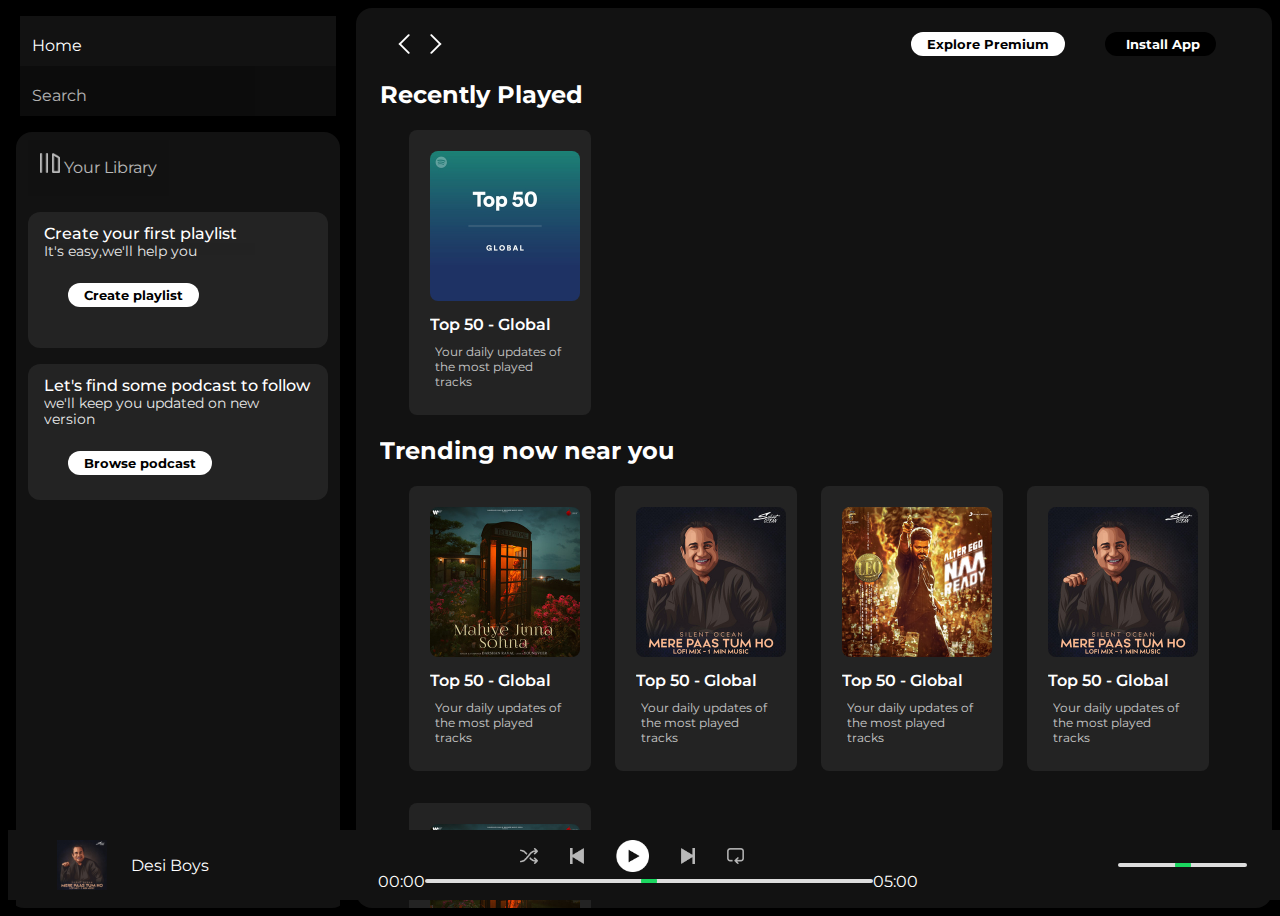
<file: index.html>
<!DOCTYPE html>
<html lang="en">
<head>
    <meta charset="UTF-8">
    <meta name="viewport" content="width=device-width, initial-scale=1.0">
    <link rel="stylesheet" href="https://cdnjs.cloudflare.com/ajax/libs/font-awesome/6.4.2/css/all.min.css" integrity="sha512-z3gLpd7yknf1YoNbCzqRKc4qyor8gaKU1qmn+CShxbuBusANI9QpRohGBreCFkKxLhei6S9CQXFEbbKuqLg0DA==" crossorigin="anonymous" referrerpolicy="no-referrer" />
    <link rel="icon" href="./images/logo.png">
    <title>Spotify - Web Player: Music for everyone</title>
    <link rel="stylesheet" href="style.css">
    <link rel="preconnect" href="https://fonts.googleapis.com">
<link rel="preconnect" href="https://fonts.gstatic.com" crossorigin>
<link href="https://fonts.googleapis.com/css2?family=Montserrat:ital,wght@0,400;0,500;0,600;0,700;1,300&family=Poppins&display=swap" rel="stylesheet">

</head>
<body>
    <div class="main">

        <!-- sidebar -->
        <div class="sidebar">
            <div class="nav">
                <div class="nav-option"  style="opacity: 1;">
                    <i class="fa-solid fa-house"></i>
                    <a href="#">Home</a>
                </div>
                <div class="nav-option">
                    <i class="fa-solid fa-magnifying-glass"></i>
                    <a href="#">Search</a>
                </div>
            </div>
            <div class="library">
                <div class="options">
                    <div class="lib-option nav-option">
                        <img src="images/library_icon.png" alt="">
                        <a href="#">Your Library</a>
                    </div>
                        <div class="icons">
                            <i class="fa-solid fa-plus"></i>
                            <i class="fa-solid fa-arrow-right"></i>
                        </div>
                    
                </div>
                <div class="lib-box">
                    <div class="box">
                        <p class="box-p1">Create your first playlist</p>
                        <p class="box-p2">It's easy,we'll help you</p>
                        <button class="badge">Create playlist</button>
                    </div>

                    <div class="box">
                        <p class="box-p1">Let's find some podcast to follow</p>
                        <p class="box-p2">we'll keep you updated on new version</p>
                        <button class="badge">Browse podcast</button>
                    </div>
                </div>
            </div>
        </div>

        <!-- main -->
        <div class="main-content">
            <div class="sticky-nav">
                <div class="sticky-nav-icon">
                    <img src="images/backward_icon.png" alt="">
                 <img src="images/forward_icon.png" alt="" class="hide">
                </div>
                <div class="sticky-nav-option">
                    <button class="badge nav-item hide">Explore Premium</button>
                  <button class="badge nav-item dark-badge"><i class="fa-solid fa-circle-down" style="margin-right: 5px;"></i>Install App</button>
                  <i class="fa-solid fa-user nav-item"></i>
                </div>
                                
            </div>
           
                <h2>Recently Played</h2>
                <div class="card-container">
                    <div class="card">
                        <img src="images/card1img.jpeg " class="card-img" alt="">
                    <p class="card-title">Top 50 - Global</p>
                    <p class="card-info">Your daily updates of the most played tracks</p>
                    </div>
                    
                </div>


                <h2>Trending now near you</h2>
                <div class="card-container">
                    <div class="card">
                        <img src="images/card2img.jpeg " class="card-img" alt="">
                        <p class="card-title">Top 50 - Global</p>
                        <p class="card-info">Your daily updates of the most played tracks</p>
                    </div>
                    <div class="card">
                        <img src="images/card3img.jpeg " class="card-img" alt="">
                        <p class="card-title">Top 50 - Global</p>
                        <p class="card-info">Your daily updates of the most played tracks</p>
                    </div>
                    <div class="card">
                        <img src="images/card4img.jpeg " class="card-img" alt="">
                        <p class="card-title">Top 50 - Global</p>
                        <p class="card-info">Your daily updates of the most played tracks</p>
                    </div>
                    <div class="card">
                        <img src="images/card3img.jpeg " class="card-img" alt="">
                        <p class="card-title">Top 50 - Global</p>
                        <p class="card-info">Your daily updates of the most played tracks</p>
                    </div>
                    <div class="card">
                        <img src="images/card2img.jpeg " class="card-img" alt="">
                        <p class="card-title">Top 50 - Global</p>
                        <p class="card-info">Your daily updates of the most played tracks</p>
                    </div>

                </div>
                    <h2>Featured Charts</h2>
                    <div class="card-container">
                        <div class="card">
                            <img src="images/card5img.jpeg " class="card-img" alt="">
                            <p class="card-title">Top 50 - Global</p>
                            <p class="card-info">Your daily updates of the most played tracks</p>
                        </div>

                        <div class="card">
                            <img src="images/card6img.jpeg " class="card-img" alt="">
                            <p class="card-title">Top 50 - Global</p>
                            <p class="card-info">Your daily updates of the most played tracks</p>
                        </div>

                        <div class="card">
                            <img src="images/card1img.jpeg " class="card-img" alt="">
                            <p class="card-title">Top 50 - Global</p>
                            <p class="card-info">Your daily updates of the most played tracks</p>
                        </div>
                        
                    </div>

                                       
                   <div class="footer">
                    <div class="line">
                        
                    </div>
                   </div>
                

                
            
        </div>


        <!-- music-player -->

        <div class="music-player">
            <div class="album">
                <div class="content">
                    <img src="images/card3img.jpeg" alt="">
                    <p>Desi Boys</p>
                    <i class="fa-regular fa-heart"></i>
                </div>
            </div>
            <div class="player">
                <div class="player-control">
                    <img src="images/player_icon1.png" class="player-control-icon" alt="">
                    <img src="images/player_icon2.png" class="player-control-icon" alt="" >
                    <img src="images/player_icon3.png" class="player-control-icon" alt="" style="opacity: 1;height: 2rem;">
                    <img src="images/player_icon4.png" class="player-control-icon" alt="">
                    <img src="images/player_icon5.png" class="player-control-icon" alt="">
                    
                </div>
                <div class="playback-bar">
                    <span class="curr-time">00:00</span>
                    <input type="range" min="0" max="100" class="progress-bar" step="1">
                    <span class="final-time">05:00</span>
                </div>
            </div>
            <div class="control">
                <i class="fa-brands fa-google-play control-icon"></i>
                <i class="fa-solid fa-microphone control-icon"></i>
                <i class="fa-regular fa-chess-queen control-icon"></i>
                <i class="fa-solid fa-computer control-icon"></i>
                <i class="fa-solid fa-volume-low control-icon"></i>
                <input type="range" min="0" max="100" class="control-progress-bar" step="1">
                <i class="fa-solid fa-tv control-icon"></i>
            </div>
        </div>
    </div>
</body>
</html>
</file>
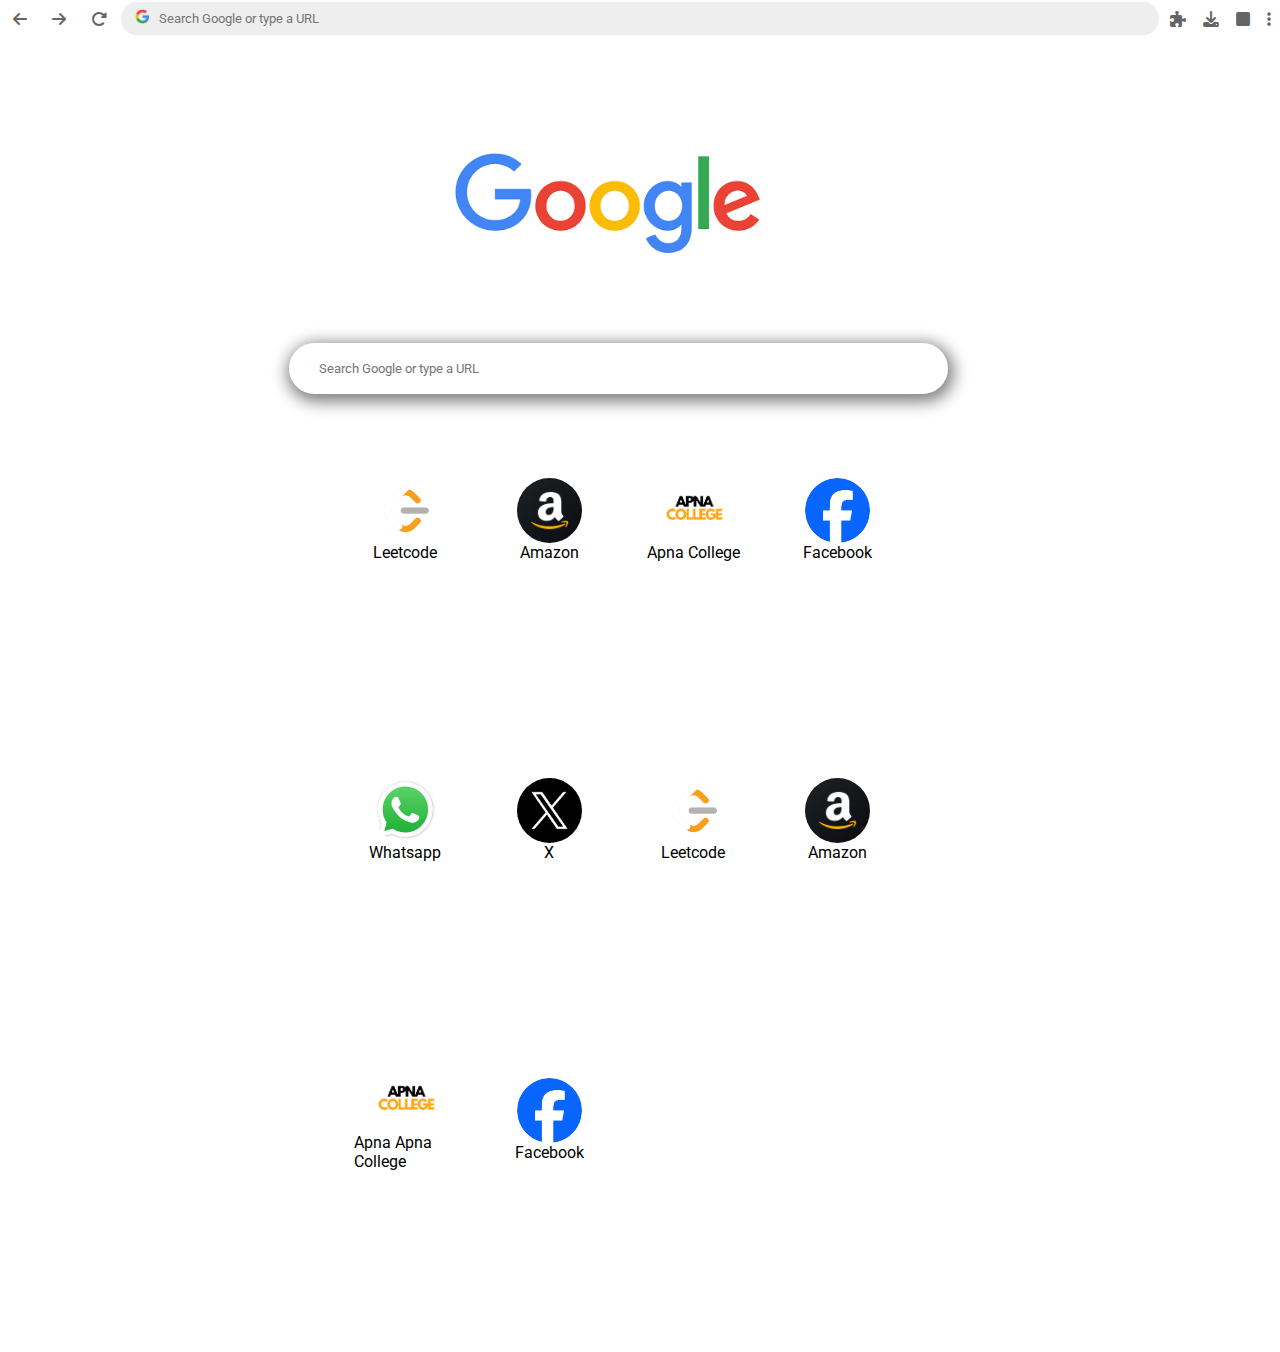
<file: index1.html>
<!DOCTYPE html>
<html lang="en">
<head>
    <meta charset="UTF-8">
    <meta name="viewport" content="width=device-width, initial-scale=1.0">
    <link rel="stylesheet" href="https://cdnjs.cloudflare.com/ajax/libs/font-awesome/6.4.2/css/all.min.css">
    <link rel="icon" href="images chrome/icon_chrome.png">
    <title>New tab</title>
    <link rel="stylesheet" href="style1.css">

    <link rel="preconnect" href="https://fonts.googleapis.com">
<link rel="preconnect" href="https://fonts.gstatic.com" crossorigin>
<link href="https://fonts.googleapis.com/css2?family=Montserrat:ital,wght@0,400;0,500;0,600;0,700;1,300&family=Poppins&family=Roboto:wght@300&display=swap" rel="stylesheet">
</head>
<body>
    <div class="container">

        <div class="navbar">
            <div class="nav">
                <div class="left-icons">
                    <i class="fa-solid fa-arrow-left icons" ></i>
                    <i class="fa-solid fa-arrow-right icons"></i>
                    <i class="fa-solid fa-rotate-right icons"></i>
                </div>
                <div class="input">
                    <label for="inp"><img src="images_chrome/G_icon.webp" alt="" id="g_icon"></label>
                    <input type="text" class="inp" placeholder="Search Google or type a URL">
                </div>
                
                <div class="right-icons">
                    <i class="fa-solid fa-puzzle-piece icons"></i>
                    <i class="fa-solid fa-download icons"></i>
                    <i class="fa-solid fa-square icons"></i>
                    <i class="fa-solid fa-ellipsis-vertical icons"></i>
                </div>
            </div>
        </div>

        <!-- main - secction -->
        <div class="main-body">
            <div class="google_pic">
                <img src="images_chrome/google_name1.png" alt="sorry" id="google_pic">
            </div>

            <div class="main-nav">
               
                <input type="text" placeholder="Search Google or type a URL" id="main-nav-inp">
            </div>

            <div class="cards-section">
                <div class="card">
                    <img src="images_chrome/leetcode.png" alt="" class="card-img">
                    <p>Leetcode</p>
                </div>

                <div class="card">
                    <img src="images_chrome/amazon.png" alt="" class="card-img">
                    <p>Amazon</p>
                </div>

                <div class="card">
                    <img src="images_chrome/apna_college.png" alt="" class="card-img">
                    <p>Apna College</p>
                </div>

                <div class="card">
                    <img src="images_chrome/facebook.png" alt="" class="card-img">
                    <p>Facebook</p>
                </div>

                <div class="card">
                    <img src="images_chrome/whatsapp.jpg" alt="" class="card-img">
                    <p>Whatsapp</p>
                </div>

                <div class="card">
                    <img src="images_chrome/x.jpg" alt="" class="card-img">
                    <p>X</p>
                </div>

                <div class="card">
                    <img src="images_chrome/leetcode.png" alt="" class="card-img">
                    <p>Leetcode</p>
                </div>

                <div class="card">
                    <img src="images_chrome/amazon.png" alt="" class="card-img">
                    <p>Amazon</p>
                </div>

                <div class="card">
                    <img src="images_chrome/apna_college.png" alt="" class="card-img">
                    <p>Apna Apna College</p>
                </div>

                <div class="card">
                    <img src="images_chrome/facebook.png" alt="" class="card-img">
                    <p>Facebook</p>
                </div>

            </div>
        </div>
    </div>
</body>
</html>
</file>
<file: style.css>
*{
    font-family: 'Montserrat', sans-serif;
    margin: 0;
    /* background-color: #000; */
    color: white;
    overflow: hidden;
}
body{
    background-color: #000;
}
.main{
    display: flex;
    height: 100vh;
    padding: 0.5rem;
}
.sidebar{
    background-color:#000;
    margin-right: 0.5rem;
    width: 340px;
    border-radius: 1rem;
}

.main-content{
    background-color: #121212;
    flex: 1;
    border-radius: 1rem;
    overflow: auto;
    padding: 0 1.5rem 0 1.5rem;
}


.music-player{
    background-color: #121212;
    position: fixed;
    bottom: 0px;
    width: 100%;
    height: 70px;
}   
a{
    text-decoration: none;
    color: white;
}

.nav{
    background-color: #000;
    border-radius: 1rem;
    display: flex;
    flex-direction: column;
    justify-content: center;
    height: 100px;
    padding: 0.5rem 0.75rem;
}
.nav-option{
    line-height: 40px;
    opacity: 0.7 ;
    padding: 0.5rem 0.75rem;
    background-color: #121212;
}

.nav-option:hover{
   
    opacity: 1 ;
}

.nav-option i{
    font-size: 1.25rem;
   
}
a
.nav-option a{
    font-size: 1rem;
    margin-left: 1rem;
}

.library{
    background-color: #121212;
    border-radius: 1rem;
    height: 100%;
    margin: 0.5rem;;
    padding: 0.5rem 0.75rem;
   
}

.lib-option img{
    height: 1.25rem;
    width: 1.25rem;

}

.options{
    display: flex;
    justify-content: space-between;
    align-items: center;

}
.icons{
    display: flex;
    font-size: 1rem;
   
}

.icons i{
    opacity: 0.7;
    margin-right: 1.25rem;
}

.icons i:hover{
    opacity: 1;
}

.box{
    background-color: #232323;
    height: 7rem;
   border-radius: 0.75rem;
   margin: 1rem 0 1rem 0;
   padding: 0.75rem 1rem;
}

.box-p1{
    font-size: 1rem;
    font-weight: 500;
    background-color: #232323;
}

.box-p2{
    font-size: 0.85rem;
    opacity: 0.9;
    background-color: #232323;
}

.badge{
    background-color: white;
    border: none;
    border-radius: 100px;
    padding: 0.25rem 1rem;
    color: black;
    font-weight: 700;
    margin: 1.5rem;
    width: fit-content;
}

.dark-badge{
    background-color: #000;
    color: #fff;
}


.sticky-nav{
    position: sticky;
    top: 0;
    background-color: #121212;
    display: flex;
    justify-content: space-between;
    align-items: center;
    padding: 0 0;
    z-index: 10;
   
}
.sticky-nav-icon {
    font-size: 2rem;
    margin-left: 0.75rem;
}

.sticky-nav-option{
    display: flex;
    justify-content: center;
    align-items: center;
    
}

.nav-item{
    margin-right: 1rem;
}

@media (max-width:1000px){
    .hide{
        display: none;
    }
}

.card{
    background-color: #232323;
    width: 150px;
    border-radius: 0.5rem;
    padding: 1rem;
    margin-left: 1.5rem;
    margin-bottom: 1rem;
    margin-top: 1rem;
}

.card-container{
    display: flex;
    /* flex-direction: column; */
    flex-wrap: wrap;
    margin: 5px;
}

.card-img{
    width: 100%;
    border-radius: 0.5rem;
    margin: 5px;
}

.card-title{
    font-weight: 600;
    margin: 5px;
}

.card-info{
    font-size: 0.75rem;
    opacity: 0.75;
    margin: 10px;
}

.footer{
    height: 300px;
    display: flex;
    align-items: center;
    justify-content: center;
}

.line{
    width: 90%;
    height: 30%;
    border-top: 1px solid white;
    opacity: 0.4;
}

.music-player{
    display: flex;
    align-items: center;
    justify-content: space-between;
}
.album{
    width: 25%;
}

.player{
    width: 50%;
}

.control{
    width: 25%;
}

.player-control{
    display: flex;
    align-items: center;
    justify-content: center;
}

.player-control-icon{
    height: 1rem;
    margin-right: 2rem;
    opacity: 0.7;
}

.player-control-icon:hover{
    opacity: 1;
}

.playback-bar{
    display: flex;
    justify-content: center;
    align-items: center;
}

.progress-bar{
    width: 70%;
    appearance: none;
    background-color: transparent;
    cursor: pointer;
}

.progress-bar::-webkit-slider-runnable-track{
    background-color: #ddd;
    border-radius: 100px;
    height: 0.2rem;

}

.progress-bar::-webkit-slider-thumb{
appearance: none;
height: 1rem;
width: 1rem;
background-color: #1bd760;
border-radius: 50%;
margin-top: -6px;
}


.content{
display: flex;
align-items: center;
justify-content: center;
}
.content img{
    height: 50px;
    width: 50px;
   
}
.content p{
    margin-right: 71px;
    margin-left: 24px;
}

.control{
    display: flex;
    align-items: center;
    justify-content: space-around;
}

.control-progress-bar{
 
    appearance: none;
    background-color: transparent;
    cursor: pointer;
}

.control-progress-bar::-webkit-slider-runnable-track{
    background-color: #ddd;
    border-radius: 100px;
    height: 0.2rem;

}

.control-progress-bar::-webkit-slider-thumb{
appearance: none;
height: 1rem;
width: 1rem;
background-color: #1bd760;
border-radius: 50%;
margin-top: -6px;
}

.control-icon{
    opacity: 0.75;
}
.control-icon:hover{
    opacity: 1;
}
</file>
<file: style1.css>
*{
    margin: 0;
    padding: 0;
    font-family: 'Montserrat', sans-serif;
    font-family: 'Poppins', sans-serif;
    font-family: 'Roboto', sans-serif;
}
body{
    background-color: white;
}

/* .navbar{
    background-color: aqua;
   
} */
.nav{
    display: flex;
}

.left-icons{
    flex: 2;
    display: flex;
    align-items: center;
    justify-content: space-around;
}

.input{
    color: rgba(255, 255, 255, 0.84);
    flex: 17;
    outline: 0;
    border: 2px solid rgba(255, 255, 255, 0.84);
    border-radius: 21px;
    
    height: 7px;
    background-color: #eee;
    padding: 13px;
    display: flex;
    align-items: center;
    justify-content: center;
}
#g_icon{
    width: 15px;
    margin-left: -22px;
    height: 15px;
}

.inp{
   background-color: #eee;
   height: 29px;
   width: 95%;
   border: 2px solid #eee;
   outline: 0;
   
}
.inp:hover{
    background-color: white;
    border-color: white;
}

.input:hover{
    border: 2px solid #0744d8;
    background-color: white;

}

.right-icons{
    flex: 2;
    display: flex;
    align-items: center;
    justify-content: space-around;
}

.icons{
    opacity: 0.6;
    margin: 2px;
}

.main-body{
    width: 683px;
    height: 100vh;
    background-color: white;
    position: absolute;
    top: 151px;
    left: 280px;
}

#google_pic {
    width: 307px;
    position: absolute;
    left: 175px;
    top: 2px;
}

.main-nav{
    background-color: white;
    position: absolute;
    top: 194px;
    height: 46px;
    width: 99%;
    display: flex;
    align-items: center;
    justify-content: space-around;
}


#main-nav-inp{
    height: 37px;
    width: 622px;
    padding: 5px;
    padding-left: 28px;
    border-radius: 36px;
    border: 2px solid white;
    box-shadow: 2px 4px 16px 4px gray;
    outline: 0;
}

.cards-section{
    position: absolute;
    width: 580px;
    border: 2px solid white;
    height: 100vh;
    top: 287px;
    left: 46px;
    padding: 5px;
    display: flex;
    flex-wrap: wrap;
   
    justify-content: start;
}

.card{
    /* border: 2px solid red; */
    width: 102px;
    height: 107px;
    margin: 21px;
    display: flex;
    align-items: center;
    justify-content: center;
    flex-direction: column;
   
    flex-wrap: wrap;

}

.card:hover{
    box-shadow: 2px 4px 16px 4px gray;
    /* background-color: #eee; */
}

.card-img{
    border-radius: 50%;
    width: 65px;
}
</file>
